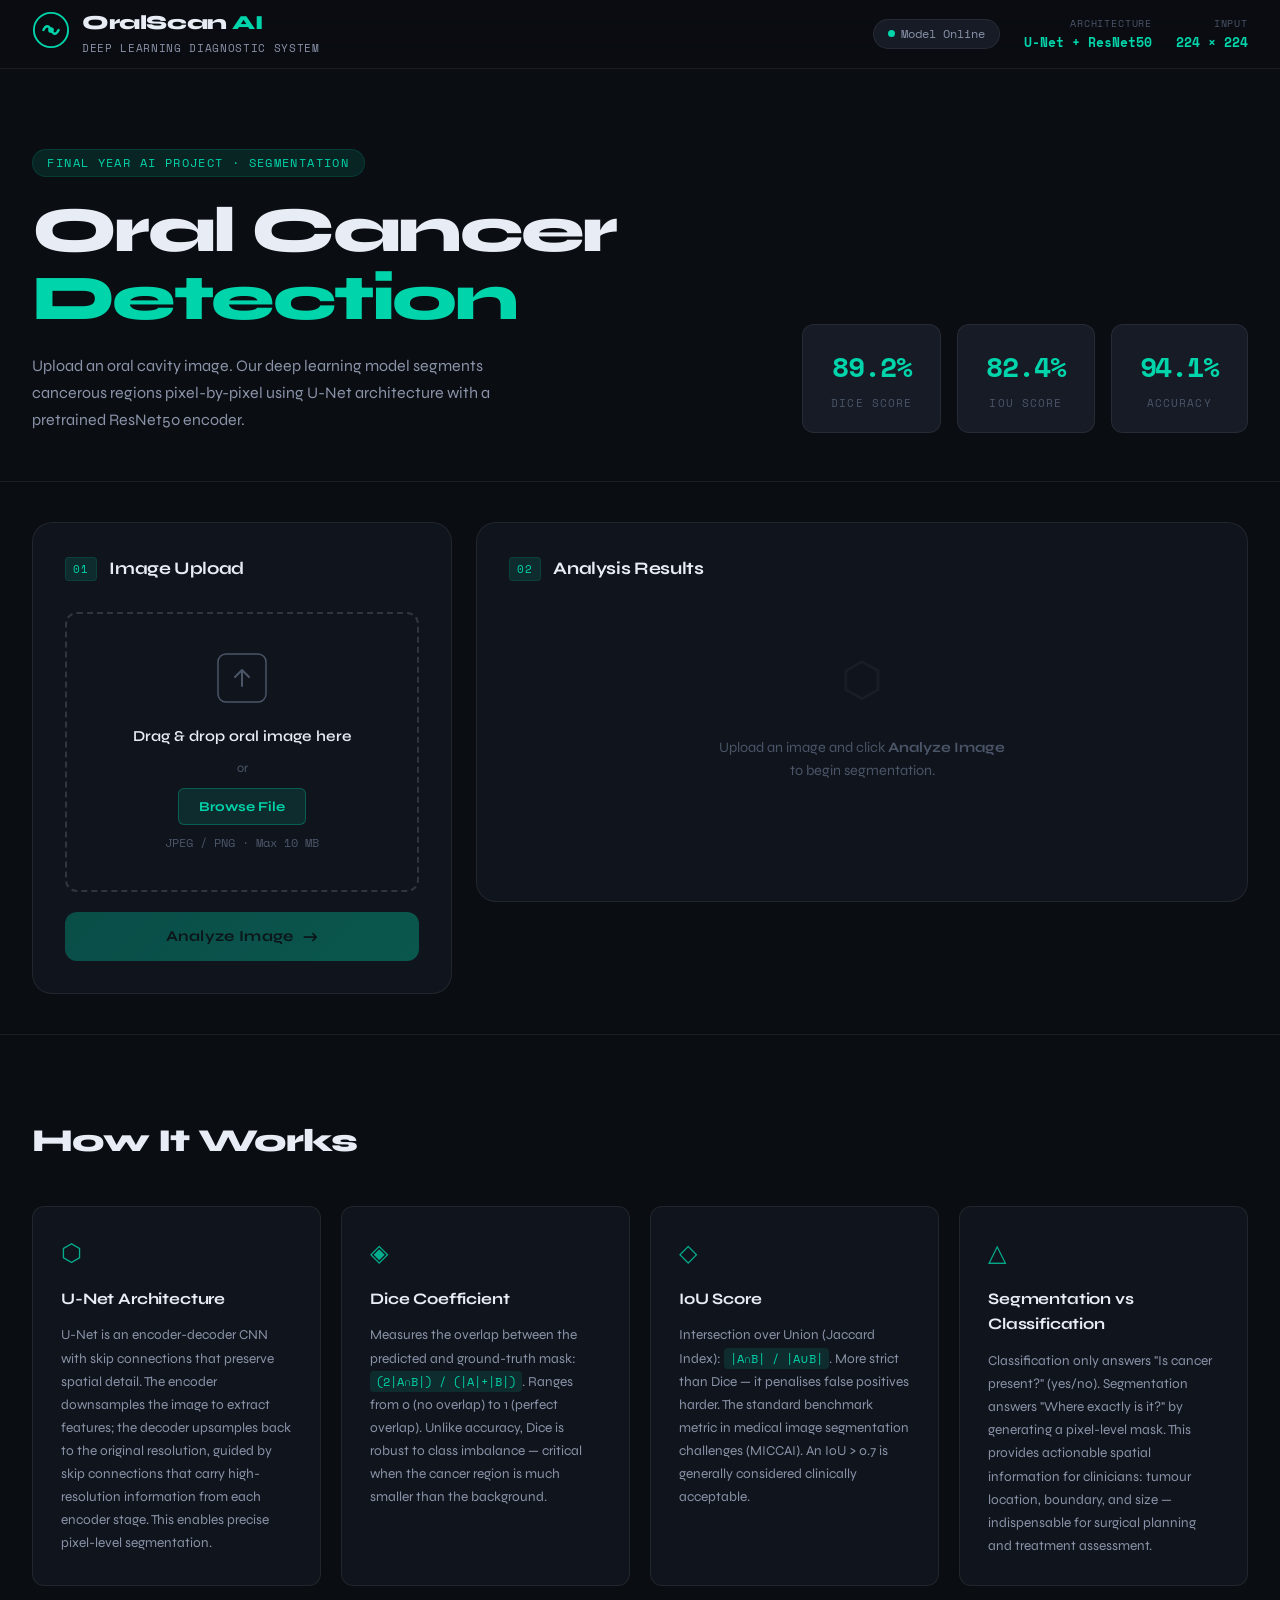
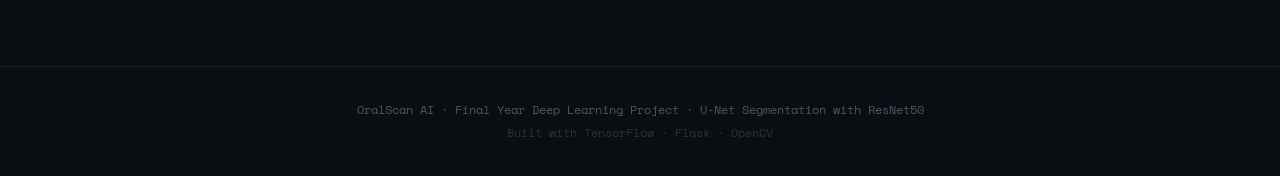
<file: ui_preview.html>
<!DOCTYPE html>
<html lang="en">
<head>
<meta charset="UTF-8">
<meta name="viewport" content="width=device-width, initial-scale=1.0">
<title>OralScan AI — Cancer Detection System</title>
<link rel="preconnect" href="https://fonts.googleapis.com">
<link rel="preconnect" href="https://fonts.gstatic.com" crossorigin>
<link href="https://fonts.googleapis.com/css2?family=Space+Mono:ital,wght@0,400;0,700;1,400&family=Syne:wght@400;600;700;800&display=swap" rel="stylesheet">
<style>
/* ══════════════════════════════════════════════
   OralScan AI — Medical Diagnostic Dashboard
   Design: Clinical-Dark with Teal Accent
   Fonts: Syne (display) · Space Mono (data/code)
══════════════════════════════════════════════ */
:root {
  --bg:         #0a0d12;
  --bg-1:       #10141c;
  --bg-2:       #161b26;
  --bg-3:       #1d2535;
  --border:     rgba(255,255,255,0.07);
  --border-hi:  rgba(255,255,255,0.14);
  --accent:     #00d4aa;
  --accent-dim: rgba(0,212,170,0.12);
  --accent-glow:rgba(0,212,170,0.25);
  --warn:       #ff6b6b;
  --warn-dim:   rgba(255,107,107,0.12);
  --mid:        #f5a623;
  --mid-dim:    rgba(245,166,35,0.12);
  --ok:         #34d399;
  --ok-dim:     rgba(52,211,153,0.12);
  --text:       #e8edf5;
  --text-2:     #8a93a8;
  --text-3:     #4a5568;
  --font-display: 'Syne', sans-serif;
  --font-mono:    'Space Mono', monospace;
  --radius-sm:  6px;
  --radius:     12px;
  --radius-lg:  20px;
  --shadow:     0 4px 24px rgba(0,0,0,0.5);
  --shadow-accent: 0 0 40px var(--accent-glow);
}
*, *::before, *::after { box-sizing: border-box; margin: 0; padding: 0; }
html { scroll-behavior: smooth; }
body { background: var(--bg); color: var(--text); font-family: var(--font-display); min-height: 100vh; line-height: 1.6; }
img { display: block; max-width: 100%; }
button { cursor: pointer; font-family: inherit; }
code { font-family: var(--font-mono); font-size: 0.85em; color: var(--accent); background: var(--accent-dim); padding: 2px 6px; border-radius: 4px; }

/* HEADER */
.header { position: sticky; top: 0; z-index: 100; background: rgba(10,13,18,0.9); backdrop-filter: blur(16px); border-bottom: 1px solid var(--border); }
.header-inner { max-width: 1400px; margin: 0 auto; padding: 0 2rem; height: 68px; display: flex; align-items: center; justify-content: space-between; gap: 2rem; }
.brand { display: flex; align-items: center; gap: 0.75rem; }
.brand-mark svg { width: 38px; height: 38px; }
.brand-name { font-size: 1.25rem; font-weight: 800; letter-spacing: -0.02em; line-height: 1; }
.brand-name em { font-style: normal; color: var(--accent); }
.brand-sub { display: block; font-size: 0.7rem; color: var(--text-2); font-family: var(--font-mono); letter-spacing: 0.06em; text-transform: uppercase; margin-top: 2px; }
.header-meta { display: flex; align-items: center; gap: 1.5rem; }
.chip { display: flex; align-items: center; gap: 0.4rem; background: var(--bg-2); border: 1px solid var(--border); border-radius: 100px; padding: 0.3rem 0.85rem; font-size: 0.75rem; font-family: var(--font-mono); color: var(--text-2); }
.chip-dot { width: 7px; height: 7px; border-radius: 50%; background: var(--text-3); animation: pulse-dot 2.4s ease-in-out infinite; }
.chip.online .chip-dot { background: var(--accent); }
.chip.offline .chip-dot { background: var(--warn); }
@keyframes pulse-dot { 0%,100% { opacity: 1; } 50% { opacity: 0.3; } }
.meta-stat { text-align: right; }
.meta-label { display: block; font-size: 0.65rem; color: var(--text-3); font-family: var(--font-mono); text-transform: uppercase; letter-spacing: 0.08em; }
.meta-value { display: block; font-size: 0.82rem; font-weight: 700; font-family: var(--font-mono); color: var(--accent); }

/* HERO */
.hero { max-width: 1400px; margin: 0 auto; padding: 5rem 2rem 3rem; display: flex; align-items: flex-end; justify-content: space-between; gap: 3rem; border-bottom: 1px solid var(--border); }
.hero-tag { display: inline-block; font-family: var(--font-mono); font-size: 0.72rem; letter-spacing: 0.12em; text-transform: uppercase; color: var(--accent); border: 1px solid var(--accent-dim); background: var(--accent-dim); border-radius: 100px; padding: 0.25rem 0.9rem; margin-bottom: 1.25rem; }
.hero-title { font-size: clamp(2.5rem, 5vw, 4.5rem); font-weight: 800; letter-spacing: -0.04em; line-height: 1.05; margin-bottom: 1.25rem; }
.accent-text { color: var(--accent); }
.hero-desc { font-size: 1rem; color: var(--text-2); max-width: 460px; line-height: 1.7; }
.hero-metrics { display: flex; gap: 1rem; flex-shrink: 0; }
.hm-card { background: var(--bg-2); border: 1px solid var(--border); border-radius: var(--radius); padding: 1.25rem 1.75rem; text-align: center; min-width: 100px; transition: border-color 0.3s, box-shadow 0.3s; }
.hm-card:hover { border-color: var(--border-hi); box-shadow: var(--shadow); }
.hm-val { display: block; font-size: 1.75rem; font-weight: 800; font-family: var(--font-mono); color: var(--accent); letter-spacing: -0.04em; }
.hm-label { display: block; font-size: 0.68rem; color: var(--text-3); font-family: var(--font-mono); text-transform: uppercase; letter-spacing: 0.1em; margin-top: 0.35rem; }

/* MAIN GRID */
.main-grid { max-width: 1400px; margin: 0 auto; padding: 2.5rem 2rem; display: grid; grid-template-columns: 420px 1fr; gap: 1.5rem; align-items: start; }

/* PANELS */
.panel { background: var(--bg-1); border: 1px solid var(--border); border-radius: var(--radius-lg); padding: 2rem; transition: border-color 0.3s; }
.panel:hover { border-color: var(--border-hi); }
.panel-header { display: flex; align-items: center; gap: 0.75rem; margin-bottom: 1.75rem; }
.panel-num { font-family: var(--font-mono); font-size: 0.7rem; color: var(--accent); letter-spacing: 0.1em; border: 1px solid var(--accent-dim); background: var(--accent-dim); border-radius: 4px; padding: 2px 7px; }
.panel-header h2 { font-size: 1.1rem; font-weight: 700; letter-spacing: -0.02em; }

/* DROP ZONE */
.drop-zone { border: 2px dashed var(--border-hi); border-radius: var(--radius); min-height: 280px; display: flex; align-items: center; justify-content: center; transition: border-color 0.3s, background 0.3s; cursor: pointer; overflow: hidden; }
.drop-zone.drag-over { border-color: var(--accent); background: var(--accent-dim); }
.drop-inner { display: flex; flex-direction: column; align-items: center; gap: 0.6rem; padding: 2rem; text-align: center; }
.drop-icon { width: 56px; height: 56px; color: var(--text-3); margin-bottom: 0.5rem; transition: color 0.3s; }
.drop-zone:hover .drop-icon { color: var(--accent); }
.drop-text { font-weight: 600; font-size: 0.95rem; }
.drop-sub { color: var(--text-3); font-size: 0.8rem; }
.drop-hint { color: var(--text-3); font-size: 0.72rem; font-family: var(--font-mono); }

/* PREVIEW */
.preview-container { width: 100%; padding: 1.25rem; display: flex; flex-direction: column; align-items: center; gap: 0.75rem; }
.preview-container img { width: 100%; max-height: 220px; object-fit: contain; border-radius: var(--radius-sm); }
.preview-info { display: flex; align-items: center; justify-content: space-between; width: 100%; font-family: var(--font-mono); font-size: 0.75rem; color: var(--text-2); }
.preview-fname { color: var(--text); font-weight: 700; }

/* BUTTONS */
.btn { border: none; outline: none; border-radius: var(--radius-sm); font-family: var(--font-display); font-weight: 700; transition: all 0.2s; }
.btn-primary { background: var(--accent-dim); color: var(--accent); border: 1px solid rgba(0,212,170,0.3); padding: 0.55rem 1.25rem; font-size: 0.85rem; }
.btn-primary:hover { background: rgba(0,212,170,0.2); border-color: var(--accent); }
.btn-ghost { background: transparent; color: var(--text-2); border: 1px solid var(--border-hi); padding: 0.4rem 1rem; font-size: 0.8rem; }
.btn-ghost:hover { color: var(--text); border-color: var(--text-2); }
.btn-sm { padding: 0.3rem 0.8rem; font-size: 0.75rem; }
.btn-analyze { width: 100%; margin-top: 1.25rem; padding: 0.9rem 1.5rem; background: linear-gradient(135deg, #00b89a, #00d4aa); color: #001a16; border-radius: var(--radius); font-size: 0.95rem; display: flex; align-items: center; justify-content: center; gap: 0.6rem; letter-spacing: 0.02em; box-shadow: 0 4px 20px var(--accent-glow); transition: transform 0.2s, box-shadow 0.2s, opacity 0.2s; }
.btn-analyze:hover:not(:disabled) { transform: translateY(-2px); box-shadow: 0 8px 30px var(--accent-glow); }
.btn-analyze:disabled { opacity: 0.35; cursor: not-allowed; box-shadow: none; }
.btn-icon { font-size: 1.1rem; }

/* RESULTS PANEL */
.results-panel { position: relative; min-height: 380px; }
.empty-state { position: absolute; inset: 0; display: flex; flex-direction: column; align-items: center; justify-content: center; gap: 1rem; color: var(--text-3); text-align: center; }
.empty-icon { font-size: 3rem; opacity: 0.15; }
.empty-state p { font-size: 0.9rem; line-height: 1.6; }

/* LOADING */
.loading-overlay { position: absolute; inset: 0; background: rgba(10,13,18,0.92); border-radius: var(--radius-lg); display: flex; flex-direction: column; align-items: center; justify-content: center; gap: 2rem; z-index: 10; }
.loader-ring { width: 64px; height: 64px; border: 3px solid var(--bg-3); border-top-color: var(--accent); border-radius: 50%; animation: spin 1s linear infinite; }
@keyframes spin { to { transform: rotate(360deg); } }
.loader-steps { text-align: center; }
.loader-step { font-family: var(--font-mono); font-size: 0.78rem; color: var(--text-3); padding: 0.3rem 0; transition: color 0.4s; }
.loader-step.active { color: var(--accent); }

/* RESULT BANNER */
.result-banner { display: flex; align-items: center; justify-content: space-between; background: var(--bg-2); border: 1px solid var(--border-hi); border-radius: var(--radius); padding: 1.25rem 1.5rem; margin-bottom: 1.5rem; gap: 1.5rem; }
.rb-label { display: block; font-family: var(--font-mono); font-size: 0.68rem; text-transform: uppercase; letter-spacing: 0.12em; color: var(--text-3); margin-bottom: 0.35rem; }
.rb-pct { font-size: 2.4rem; font-weight: 800; font-family: var(--font-mono); letter-spacing: -0.04em; color: var(--text); }
.rb-right { text-align: right; }
.rb-severity { display: block; font-size: 0.9rem; font-weight: 700; margin-bottom: 0.6rem; }
.severity-bar { height: 6px; background: var(--bg-3); border-radius: 100px; width: 160px; overflow: hidden; margin-left: auto; }
.severity-fill { height: 100%; border-radius: 100px; transition: width 0.8s cubic-bezier(0.22, 1, 0.36, 1); width: 0%; }
.banner-normal  .rb-pct, .banner-normal  .rb-severity { color: var(--ok); }
.banner-normal  .severity-fill { background: var(--ok); }
.banner-low     .rb-pct, .banner-low     .rb-severity { color: var(--accent); }
.banner-low     .severity-fill { background: var(--accent); }
.banner-moderate .rb-pct, .banner-moderate .rb-severity { color: var(--mid); }
.banner-moderate .severity-fill { background: var(--mid); }
.banner-high    .rb-pct, .banner-high    .rb-severity { color: var(--warn); }
.banner-high    .severity-fill { background: var(--warn); }

/* IMAGE TRIO */
.image-trio { display: grid; grid-template-columns: repeat(3, 1fr); gap: 1rem; margin-bottom: 1.25rem; }
.img-card { background: var(--bg-2); border: 1px solid var(--border); border-radius: var(--radius); overflow: hidden; transition: border-color 0.3s, transform 0.2s; }
.img-card:hover { border-color: var(--border-hi); transform: translateY(-2px); }
.img-card-label { padding: 0.5rem 0.75rem; font-family: var(--font-mono); font-size: 0.68rem; text-transform: uppercase; letter-spacing: 0.1em; color: var(--text-3); border-bottom: 1px solid var(--border); }
.img-card img { width: 100%; aspect-ratio: 1; object-fit: cover; }

/* METRICS */
.metrics-row { display: flex; gap: 0.75rem; margin-bottom: 1.25rem; flex-wrap: wrap; }
.metric-pill { background: var(--bg-2); border: 1px solid var(--border); border-radius: var(--radius-sm); padding: 0.6rem 1.1rem; display: flex; align-items: center; gap: 0.75rem; }
.mp-label { font-family: var(--font-mono); font-size: 0.68rem; text-transform: uppercase; letter-spacing: 0.1em; color: var(--text-3); }
.mp-val { font-family: var(--font-mono); font-size: 0.9rem; font-weight: 700; color: var(--accent); }
.disclaimer { font-size: 0.72rem; color: var(--text-3); font-family: var(--font-mono); border: 1px solid var(--border); background: var(--bg-2); border-radius: var(--radius-sm); padding: 0.6rem 1rem; line-height: 1.5; }

/* EXPLAINER */
.explainer { border-top: 1px solid var(--border); padding: 5rem 2rem; }
.explainer-inner { max-width: 1400px; margin: 0 auto; }
.explainer-title { font-size: 2rem; font-weight: 800; letter-spacing: -0.03em; margin-bottom: 2.5rem; }
.explainer-grid { display: grid; grid-template-columns: repeat(auto-fit, minmax(260px, 1fr)); gap: 1.25rem; }
.exp-card { background: var(--bg-1); border: 1px solid var(--border); border-radius: var(--radius); padding: 1.75rem; transition: border-color 0.3s, transform 0.2s; }
.exp-card:hover { border-color: var(--accent-dim); transform: translateY(-3px); }
.exp-icon { font-size: 1.5rem; color: var(--accent); margin-bottom: 0.75rem; opacity: 0.8; }
.exp-card h3 { font-size: 1rem; font-weight: 700; margin-bottom: 0.75rem; letter-spacing: -0.01em; }
.exp-card p { font-size: 0.85rem; color: var(--text-2); line-height: 1.7; }

/* FOOTER */
.footer { border-top: 1px solid var(--border); text-align: center; padding: 2rem; font-size: 0.78rem; color: var(--text-3); font-family: var(--font-mono); line-height: 1.8; }
.footer-sub { opacity: 0.5; }

/* UTILITY */
.hidden { display: none !important; }

/* RESPONSIVE */
@media (max-width: 1024px) {
  .main-grid { grid-template-columns: 1fr; }
  .hero { flex-direction: column; align-items: flex-start; gap: 2rem; padding-bottom: 2.5rem; }
  .image-trio { grid-template-columns: 1fr; }
}
@media (max-width: 640px) {
  .header-inner { padding: 0 1rem; }
  .hero { padding: 3rem 1rem 2rem; }
  .hero-title { font-size: 2.5rem; }
  .hero-metrics { flex-wrap: wrap; }
  .main-grid { padding: 1.5rem 1rem; }
  .panel { padding: 1.25rem; }
  .result-banner { flex-direction: column; gap: 1rem; }
  .severity-bar { margin-left: 0; }
  .header-meta .meta-stat { display: none; }
}
</style>
</head>
<body>

<header class="header">
  <div class="header-inner">
    <div class="brand">
      <div class="brand-mark">
        <svg viewBox="0 0 40 40" fill="none" xmlns="http://www.w3.org/2000/svg">
          <circle cx="20" cy="20" r="18" stroke="var(--accent)" stroke-width="2"/>
          <path d="M12 20 Q16 12 20 20 Q24 28 28 20" stroke="var(--accent)" stroke-width="2.5" stroke-linecap="round" fill="none"/>
          <circle cx="20" cy="20" r="3" fill="var(--accent)"/>
        </svg>
      </div>
      <div>
        <span class="brand-name">OralScan <em>AI</em></span>
        <span class="brand-sub">Deep Learning Diagnostic System</span>
      </div>
    </div>
    <nav class="header-meta">
      <div class="chip online" id="model-status-chip">
        <span class="chip-dot"></span>
        <span id="model-status-text">Model Online</span>
      </div>
      <div class="meta-stat">
        <span class="meta-label">Architecture</span>
        <span class="meta-value">U-Net + ResNet50</span>
      </div>
      <div class="meta-stat">
        <span class="meta-label">Input</span>
        <span class="meta-value">224 × 224</span>
      </div>
    </nav>
  </div>
</header>

<section class="hero">
  <div class="hero-content">
    <div class="hero-tag">Final Year AI Project · Segmentation</div>
    <h1 class="hero-title">Oral Cancer<br><span class="accent-text">Detection</span></h1>
    <p class="hero-desc">Upload an oral cavity image. Our deep learning model segments cancerous regions pixel-by-pixel using U-Net architecture with a pretrained ResNet50 encoder.</p>
  </div>
  <div class="hero-metrics">
    <div class="hm-card">
      <span class="hm-val" id="hm-dice">89.2%</span>
      <span class="hm-label">Dice Score</span>
    </div>
    <div class="hm-card">
      <span class="hm-val" id="hm-iou">82.4%</span>
      <span class="hm-label">IoU Score</span>
    </div>
    <div class="hm-card">
      <span class="hm-val" id="hm-acc">94.1%</span>
      <span class="hm-label">Accuracy</span>
    </div>
  </div>
</section>

<main class="main-grid">
  <section class="panel upload-panel">
    <div class="panel-header">
      <span class="panel-num">01</span>
      <h2>Image Upload</h2>
    </div>
    <div class="drop-zone" id="drop-zone">
      <input type="file" id="file-input" accept="image/jpeg,image/png,image/jpg" hidden>
      <div class="drop-inner" id="drop-inner">
        <div class="drop-icon">
          <svg viewBox="0 0 56 56" fill="none">
            <rect x="4" y="4" width="48" height="48" rx="8" stroke="currentColor" stroke-width="1.5"/>
            <path d="M28 36V20M21 27l7-7 7 7" stroke="currentColor" stroke-width="2" stroke-linecap="round" stroke-linejoin="round"/>
          </svg>
        </div>
        <p class="drop-text">Drag & drop oral image here</p>
        <p class="drop-sub">or</p>
        <button class="btn btn-primary" onclick="document.getElementById('file-input').click()">Browse File</button>
        <p class="drop-hint">JPEG / PNG · Max 10 MB</p>
      </div>
      <div class="preview-container hidden" id="preview-container">
        <img id="preview-img" alt="Preview" />
        <div class="preview-info">
          <span id="preview-filename" class="preview-fname">—</span>
          <span id="preview-size" class="preview-size">—</span>
        </div>
        <button class="btn btn-ghost btn-sm" id="change-btn" onclick="resetUpload()">↩ Change Image</button>
      </div>
    </div>
    <button class="btn btn-analyze" id="analyze-btn" disabled onclick="runAnalysis()">
      <span class="btn-label">Analyze Image</span>
      <span class="btn-icon">→</span>
    </button>
  </section>

  <section class="panel results-panel" id="results-panel">
    <div class="panel-header">
      <span class="panel-num">02</span>
      <h2>Analysis Results</h2>
    </div>
    <div class="empty-state" id="empty-state">
      <div class="empty-icon">⬡</div>
      <p>Upload an image and click <strong>Analyze Image</strong><br>to begin segmentation.</p>
    </div>
    <div class="loading-overlay hidden" id="loading-overlay">
      <div class="loader-ring"></div>
      <div class="loader-steps">
        <p class="loader-step active" id="ls-1">Preprocessing image…</p>
        <p class="loader-step" id="ls-2">Running U-Net inference…</p>
        <p class="loader-step" id="ls-3">Computing segmentation mask…</p>
        <p class="loader-step" id="ls-4">Calculating cancer region…</p>
      </div>
    </div>
    <div class="results-content hidden" id="results-content">
      <div class="result-banner banner-moderate" id="result-banner">
        <div class="rb-left">
          <span class="rb-label">Cancer Region Detected</span>
          <span class="rb-pct" id="rb-pct">23.50%</span>
        </div>
        <div class="rb-right">
          <span class="rb-severity" id="rb-severity">Moderate Region Detected</span>
          <div class="severity-bar">
            <div class="severity-fill" id="severity-fill" style="width: 35%"></div>
          </div>
        </div>
      </div>
      <div class="image-trio">
        <div class="img-card">
          <div class="img-card-label">Original</div>
          <img id="res-original" alt="Original" src="[data-uri]" />
        </div>
        <div class="img-card">
          <div class="img-card-label">Segmentation Mask</div>
          <img id="res-mask" alt="Mask" src="[data-uri]" />
        </div>
        <div class="img-card">
          <div class="img-card-label">Cancer Overlay</div>
          <img id="res-overlay" alt="Overlay" src="[data-uri]" />
        </div>
      </div>
      <div class="metrics-row">
        <div class="metric-pill"><span class="mp-label">Dice Coeff.</span><span class="mp-val" id="mp-dice">89.2%</span></div>
        <div class="metric-pill"><span class="mp-label">IoU Score</span><span class="mp-val" id="mp-iou">82.4%</span></div>
        <div class="metric-pill"><span class="mp-label">Accuracy</span><span class="mp-val" id="mp-acc">94.1%</span></div>
      </div>
      <p class="disclaimer">⚠ This tool is intended for research and educational purposes only. Clinical diagnosis must be performed by a licensed medical professional.</p>
    </div>
  </section>
</main>

<section class="explainer">
  <div class="explainer-inner">
    <h2 class="explainer-title">How It Works</h2>
    <div class="explainer-grid">
      <div class="exp-card">
        <div class="exp-icon">⬡</div>
        <h3>U-Net Architecture</h3>
        <p>U-Net is an encoder-decoder CNN with skip connections that preserve spatial detail. The encoder downsamples the image to extract features; the decoder upsamples back to the original resolution, guided by skip connections that carry high-resolution information from each encoder stage. This enables precise pixel-level segmentation.</p>
      </div>
      <div class="exp-card">
        <div class="exp-icon">◈</div>
        <h3>Dice Coefficient</h3>
        <p>Measures the overlap between the predicted and ground-truth mask: <code>(2|A∩B|) / (|A|+|B|)</code>. Ranges from 0 (no overlap) to 1 (perfect overlap). Unlike accuracy, Dice is robust to class imbalance — critical when the cancer region is much smaller than the background.</p>
      </div>
      <div class="exp-card">
        <div class="exp-icon">◇</div>
        <h3>IoU Score</h3>
        <p>Intersection over Union (Jaccard Index): <code>|A∩B| / |A∪B|</code>. More strict than Dice — it penalises false positives harder. The standard benchmark metric in medical image segmentation challenges (MICCAI). An IoU &gt; 0.7 is generally considered clinically acceptable.</p>
      </div>
      <div class="exp-card">
        <div class="exp-icon">△</div>
        <h3>Segmentation vs Classification</h3>
        <p>Classification only answers "Is cancer present?" (yes/no). Segmentation answers "Where exactly is it?" by generating a pixel-level mask. This provides actionable spatial information for clinicians: tumour location, boundary, and size — indispensable for surgical planning and treatment assessment.</p>
      </div>
    </div>
  </div>
</section>

<footer class="footer">
  <p>OralScan AI · Final Year Deep Learning Project · U-Net Segmentation with ResNet50</p>
  <p class="footer-sub">Built with TensorFlow · Flask · OpenCV</p>
</footer>

<script>
'use strict';
let selectedFile = null;
const dropZone = document.getElementById('drop-zone');
const dropInner = document.getElementById('drop-inner');
const fileInput = document.getElementById('file-input');
const previewContainer = document.getElementById('preview-container');
const previewImg = document.getElementById('preview-img');
const previewFname = document.getElementById('preview-filename');
const previewSize = document.getElementById('preview-size');
const analyzeBtn = document.getElementById('analyze-btn');
const emptyState = document.getElementById('empty-state');
const loadingOverlay = document.getElementById('loading-overlay');
const resultsContent = document.getElementById('results-content');

function formatBytes(b) {
  if (b < 1024) return b + ' B';
  if (b < 1048576) return (b/1024).toFixed(1) + ' KB';
  return (b/1048576).toFixed(1) + ' MB';
}

function showPreview(file) {
  const reader = new FileReader();
  reader.onload = (e) => {
    previewImg.src = e.target.result;
    previewFname.textContent = file.name.length > 24 ? file.name.substring(0,22)+'…' : file.name;
    previewSize.textContent = formatBytes(file.size);
    dropInner.classList.add('hidden');
    previewContainer.classList.remove('hidden');
    analyzeBtn.disabled = false;
  };
  reader.readAsDataURL(file);
}

function resetUpload() {
  selectedFile = null;
  fileInput.value = '';
  previewImg.src = '';
  previewContainer.classList.add('hidden');
  dropInner.classList.remove('hidden');
  analyzeBtn.disabled = true;
  resultsContent.classList.add('hidden');
  emptyState.classList.remove('hidden');
}

fileInput.addEventListener('change', (e) => {
  const f = e.target.files[0];
  if (f) { selectedFile = f; showPreview(f); }
});
dropZone.addEventListener('dragover', (e) => { e.preventDefault(); dropZone.classList.add('drag-over'); });
dropZone.addEventListener('dragleave', () => dropZone.classList.remove('drag-over'));
dropZone.addEventListener('drop', (e) => {
  e.preventDefault(); dropZone.classList.remove('drag-over');
  const f = e.dataTransfer.files[0];
  if (f && f.type.startsWith('image/')) { selectedFile = f; showPreview(f); }
});
dropZone.addEventListener('click', (e) => {
  if (e.target.closest('button') || e.target === fileInput || selectedFile) return;
  fileInput.click();
});

const STEPS = ['ls-1','ls-2','ls-3','ls-4'];
let stepTimer = null, currentStep = 0;
function startLoadingSteps() {
  currentStep = 0;
  STEPS.forEach(id => document.getElementById(id).classList.remove('active'));
  document.getElementById(STEPS[0]).classList.add('active');
  stepTimer = setInterval(() => {
    currentStep++;
    if (currentStep < STEPS.length) {
      STEPS.forEach(id => document.getElementById(id).classList.remove('active'));
      document.getElementById(STEPS[currentStep]).classList.add('active');
    }
  }, 900);
}
function stopLoadingSteps() { clearInterval(stepTimer); }

async function runAnalysis() {
  if (!selectedFile) return;
  emptyState.classList.add('hidden');
  resultsContent.classList.add('hidden');
  loadingOverlay.classList.remove('hidden');
  startLoadingSteps();
  analyzeBtn.disabled = true;

  // Simulate demo response since this is a standalone preview
  await new Promise(r => setTimeout(r, 3600));
  stopLoadingSteps();
  loadingOverlay.classList.add('hidden');

  // Show demo result with the uploaded image
  const reader = new FileReader();
  reader.onload = (e) => {
    document.getElementById('res-original').src = e.target.result;
  };
  reader.readAsDataURL(selectedFile);

  document.getElementById('rb-pct').textContent = '23.50%';
  document.getElementById('rb-severity').textContent = 'Moderate Region Detected';
  document.getElementById('severity-fill').style.width = '35%';
  document.getElementById('result-banner').className = 'result-banner banner-moderate';
  resultsContent.classList.remove('hidden');
  analyzeBtn.disabled = false;

  if (window.innerWidth < 1024) {
    document.getElementById('results-panel').scrollIntoView({ behavior: 'smooth', block: 'start' });
  }
}
</script>
</body>
</html>
</file>
